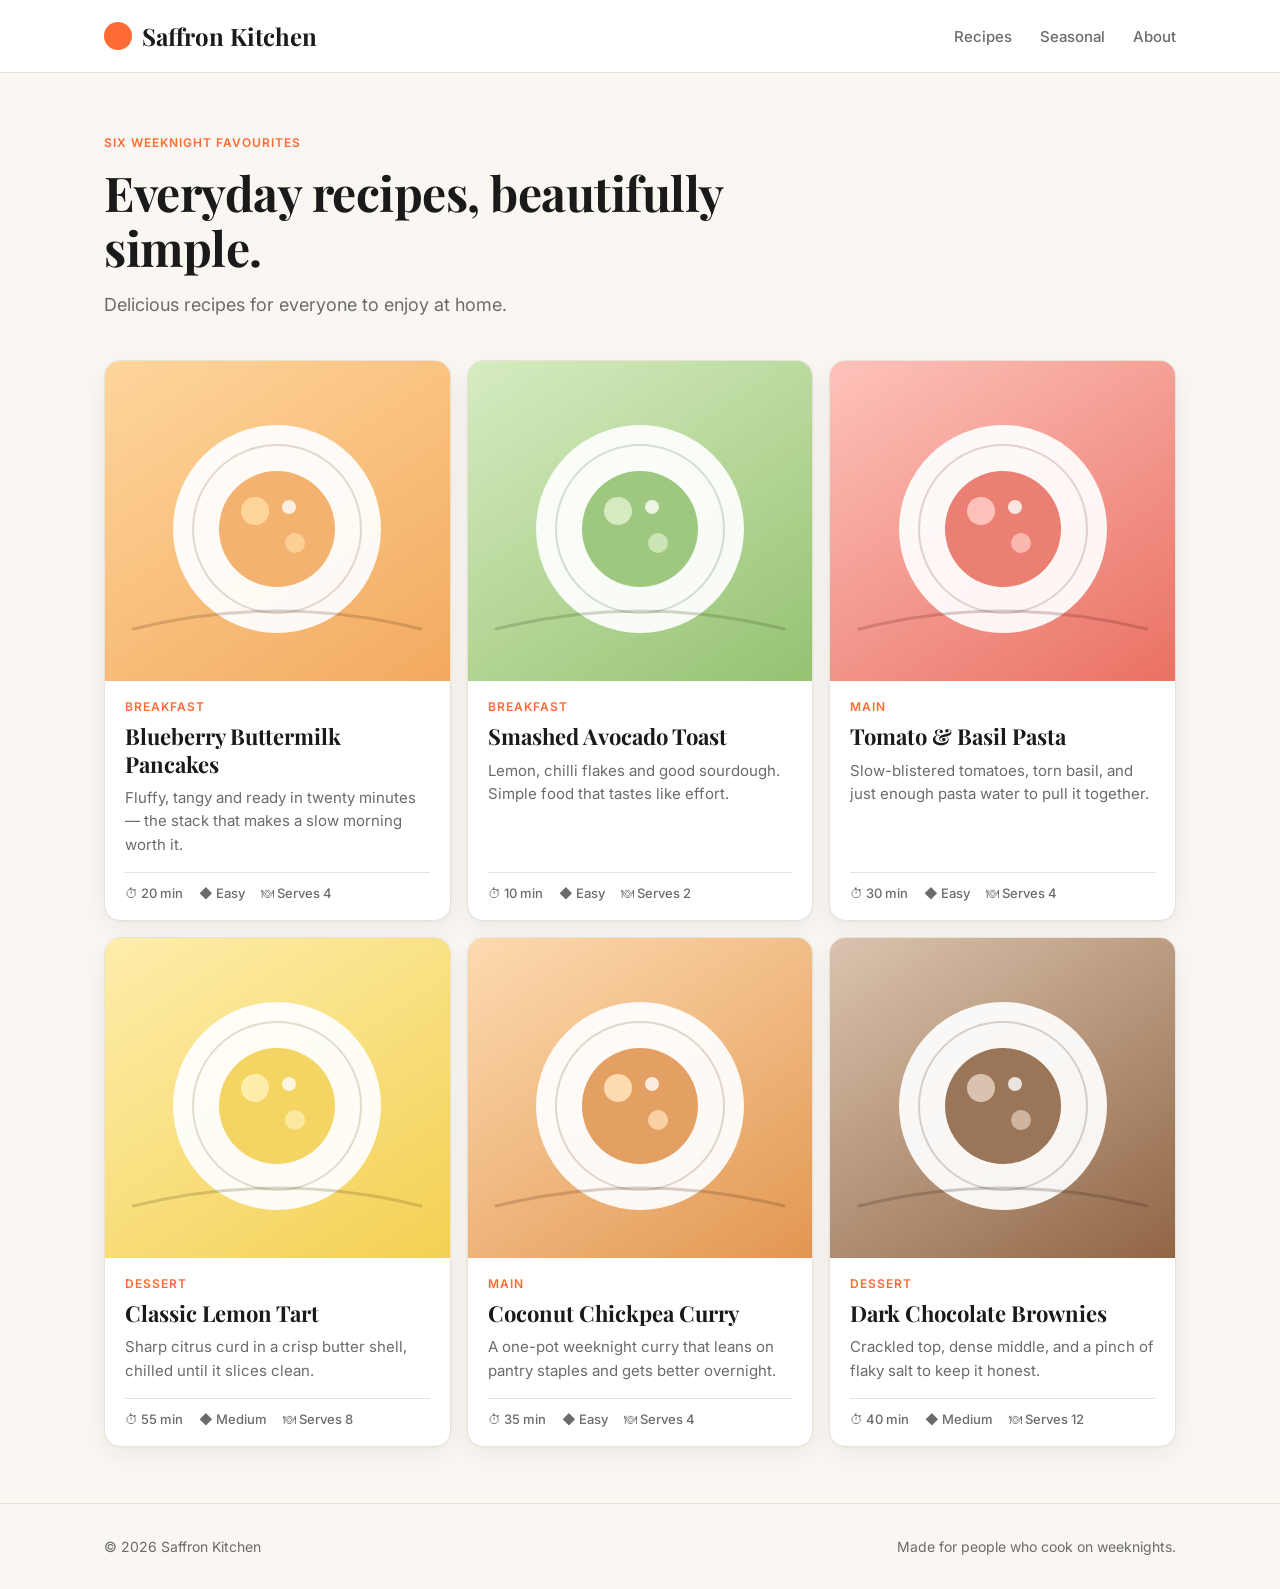
<file: index.html>
<!DOCTYPE html>
<html lang="en">
<head>
<meta charset="UTF-8" />
<meta name="viewport" content="width=device-width, initial-scale=1.0" />
<title>Saffron Kitchen — Recipe Gallery</title>
<meta name="description" content="Six tested weeknight recipes from the Saffron Kitchen." />
<link rel="preconnect" href="https://fonts.googleapis.com" />
<link rel="preconnect" href="https://fonts.gstatic.com" crossorigin />
<link href="https://fonts.googleapis.com/css2?family=Inter:wght@400;500;600&family=Playfair+Display:wght@700&display=swap" rel="stylesheet" />
<link rel="stylesheet" href="styles.css" />
</head>
<body>

<header class="site-header">
  <div class="wrap">
    <div class="logo">
      <span class="logo-mark"></span>
      <span class="logo-text">Saffron Kitchen</span>
    </div>
    <nav class="site-nav">
      <a href="#">Recipes</a>
      <a href="#">Seasonal</a>
      <a href="#">About</a>
    </nav>
  </div>
</header>

<main>
  <section class="hero">
    <div class="wrap">
      <p class="eyebrow">Six Weeknight Favourites</p>
      <h1>Everyday recipes, beautifully simple.</h1>
      <p class="hero-sub">Delicious recipes for everyone to enjoy at home.</p>
    </div>
  </section>

  <div class="wrap">
    <div class="grid" id="recipe-grid"></div>
  </div>
</main>

<footer class="site-footer">
  <div class="wrap">
    <span>© 2026 Saffron Kitchen</span>
    <span>Made for people who cook on weeknights.</span>
  </div>
</footer>

<script src="app.js"></script>
</body>
</html>
</file>
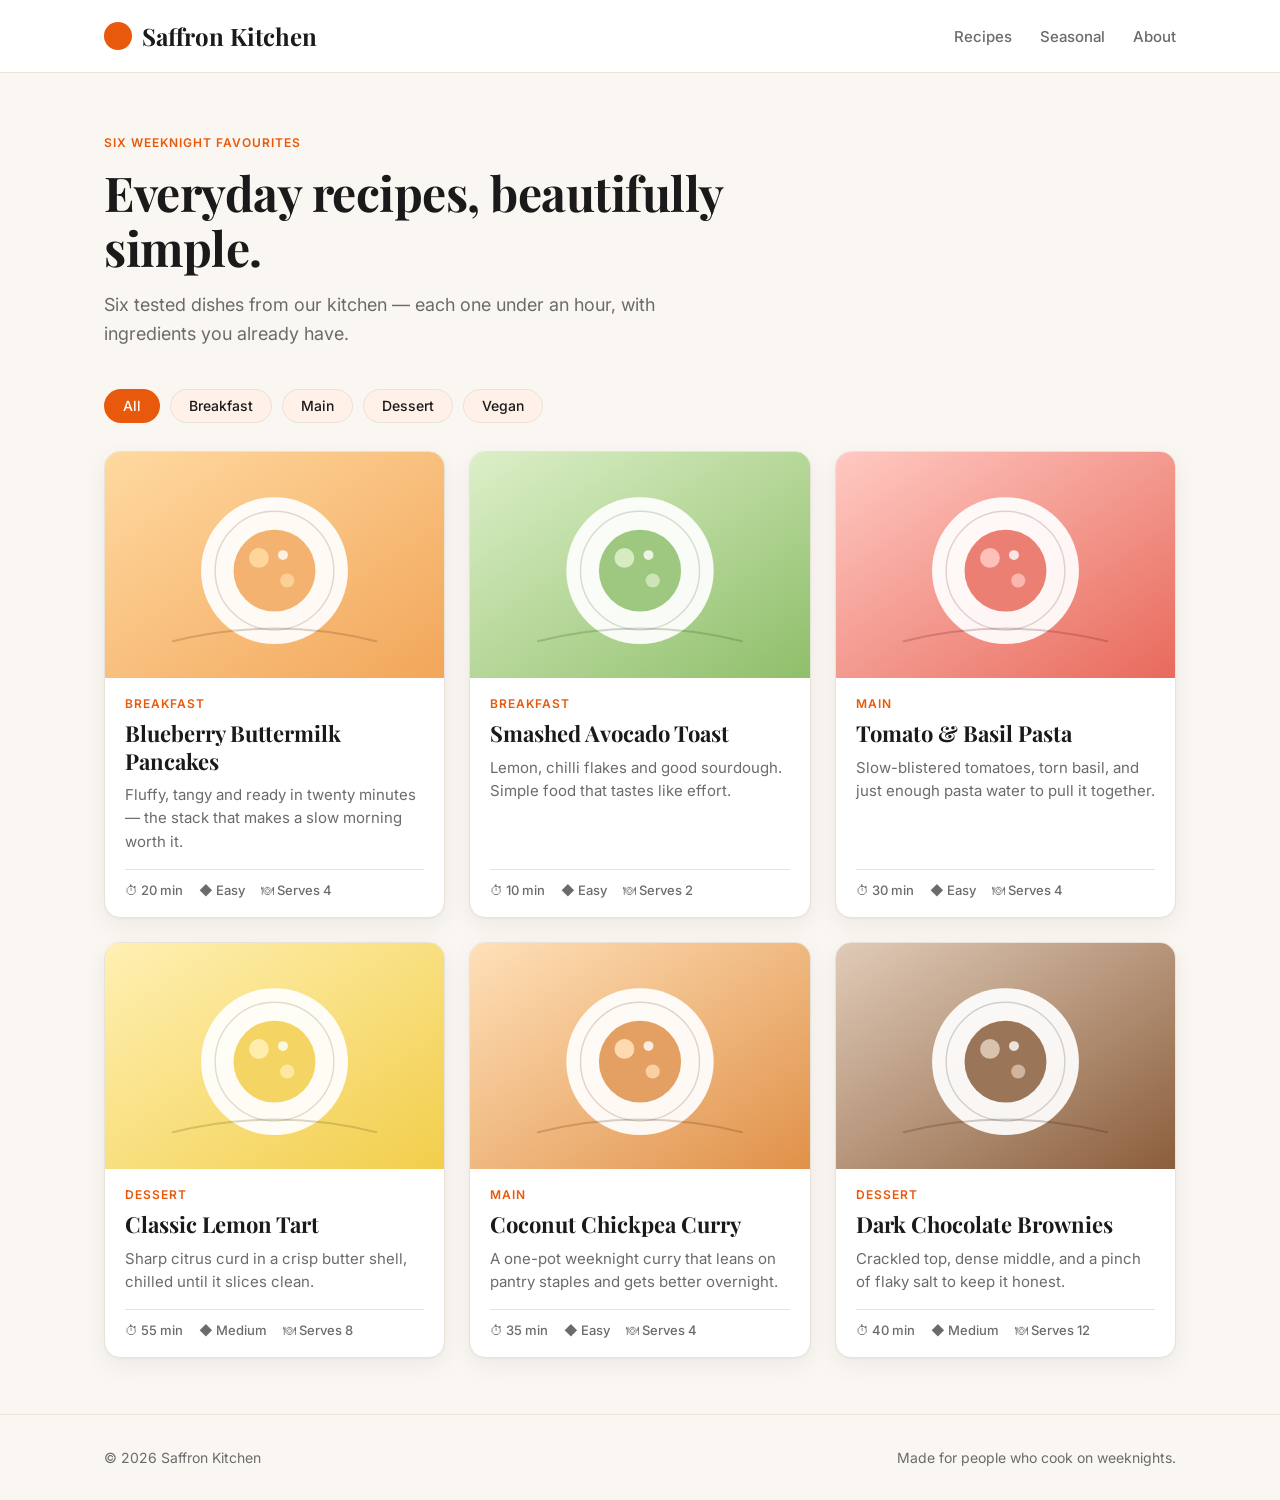
<file: design/reference.html>
<!DOCTYPE html>
<html lang="en">
<head>
<meta charset="UTF-8" />
<meta name="viewport" content="width=device-width, initial-scale=1.0" />
<meta name="robots" content="noindex" />
<title>Saffron Kitchen — Design Reference (source of truth)</title>
<link rel="preconnect" href="https://fonts.googleapis.com" />
<link rel="preconnect" href="https://fonts.gstatic.com" crossorigin />
<link href="https://fonts.googleapis.com/css2?family=Inter:wght@400;500;600&family=Playfair+Display:wght@700&display=swap" rel="stylesheet" />
<style>
  /* ============================================================
     DESIGN REFERENCE — matches design/DESIGN_SPEC.md exactly.
     This file is the intended design. Do not "fix" it to match
     the implementation; the implementation is the thing that drifts.
     ============================================================ */
  :root {
    --accent: #E8590C;
    --accent-soft: #FFF1E8;
    --ink: #1A1A1A;
    --ink-muted: #6B6B6B;
    --surface: #FFFFFF;
    --page: #FAF7F2;
    --border: #E8E2D9;
    --card-gap: 24px;
    --card-padding: 20px;
    --radius-card: 16px;
    --radius-pill: 999px;
    --shadow-card: 0 1px 2px rgba(26,26,26,0.04), 0 8px 24px rgba(26,26,26,0.06);
    --max-width: 1120px;
    --gutter: 24px;
  }
  * { box-sizing: border-box; }
  body {
    margin: 0;
    background: var(--page);
    color: var(--ink);
    font-family: 'Inter', system-ui, -apple-system, sans-serif;
    -webkit-font-smoothing: antialiased;
  }
  .wrap { max-width: var(--max-width); margin: 0 auto; padding: 0 var(--gutter); }

  /* Header */
  .site-header { background: var(--surface); border-bottom: 1px solid var(--border); }
  .site-header .wrap { height: 72px; display: flex; align-items: center; justify-content: space-between; }
  .logo { display: flex; align-items: center; gap: 10px; }
  .logo-mark { width: 28px; height: 28px; border-radius: 50%; background: var(--accent); flex: none; }
  .logo-text { font-family: 'Playfair Display', Georgia, serif; font-size: 24px; font-weight: 700; line-height: 1.2; color: var(--ink); }
  .site-nav { display: flex; gap: 28px; }
  .site-nav a { font-size: 15px; font-weight: 500; line-height: 1.4; color: var(--ink-muted); text-decoration: none; }
  .site-nav a:hover { color: var(--accent); }

  /* Hero */
  .hero { padding: 64px 0 40px; }
  .eyebrow { font-size: 12px; font-weight: 600; line-height: 1; letter-spacing: 1px; text-transform: uppercase; color: var(--accent); margin: 0; }
  .hero h1 {
    font-family: 'Playfair Display', Georgia, serif;
    font-size: 48px; font-weight: 700; line-height: 1.15; letter-spacing: -0.5px;
    color: var(--ink); max-width: 680px; margin: 16px 0 0;
  }
  .hero-sub { font-size: 18px; font-weight: 400; line-height: 1.6; color: var(--ink-muted); max-width: 560px; margin: 16px 0 0; }

  /* Filter chips */
  .filters { display: flex; flex-wrap: wrap; gap: 10px; padding-bottom: 28px; }
  .chip {
    font-family: inherit; font-size: 14px; font-weight: 500; line-height: 1;
    padding: 9px 18px; border-radius: var(--radius-pill);
    border: 1px solid var(--border); background: var(--accent-soft); color: var(--ink);
    cursor: pointer; transition: all 150ms ease;
  }
  .chip:hover { border-color: var(--accent); }
  .chip.is-active { background: var(--accent); color: #FFFFFF; border-color: transparent; }

  /* Grid */
  .grid { display: grid; grid-template-columns: repeat(3, 1fr); gap: var(--card-gap); padding-bottom: 56px; }
  @media (max-width: 959px) { .grid { grid-template-columns: repeat(2, 1fr); } }
  @media (max-width: 639px) { .grid { grid-template-columns: 1fr; } .hero h1 { font-size: 36px; } }

  /* Card */
  .card {
    background: var(--surface); border: 1px solid var(--border);
    border-radius: var(--radius-card); box-shadow: var(--shadow-card);
    overflow: hidden; display: flex; flex-direction: column;
    transition: transform 150ms ease, box-shadow 150ms ease;
  }
  .card:hover { transform: translateY(-2px); box-shadow: 0 2px 4px rgba(26,26,26,0.06), 0 14px 32px rgba(26,26,26,0.10); }
  .card img { width: 100%; aspect-ratio: 3 / 2; object-fit: cover; display: block; }
  .card-body { padding: var(--card-padding); display: flex; flex-direction: column; flex: 1; }
  .card-title { font-family: 'Playfair Display', Georgia, serif; font-size: 22px; font-weight: 700; line-height: 1.25; color: var(--ink); margin: 10px 0 0; }
  .card-desc { font-size: 15px; font-weight: 400; line-height: 1.55; color: var(--ink-muted); margin: 8px 0 0; flex: 1; }
  .card-meta {
    display: flex; gap: 16px; margin-top: 16px; padding-top: 14px;
    border-top: 1px solid var(--border);
    font-size: 13px; font-weight: 500; line-height: 1; color: var(--ink-muted);
  }
  .card-meta span { white-space: nowrap; }

  /* Footer */
  .site-footer { border-top: 1px solid var(--border); }
  .site-footer .wrap { padding: 32px var(--gutter); display: flex; justify-content: space-between; gap: 16px; flex-wrap: wrap; font-size: 14px; font-weight: 400; line-height: 1.5; color: var(--ink-muted); }
</style>
</head>
<body>

<header class="site-header">
  <div class="wrap">
    <div class="logo"><span class="logo-mark"></span><span class="logo-text">Saffron Kitchen</span></div>
    <nav class="site-nav"><a href="#">Recipes</a><a href="#">Seasonal</a><a href="#">About</a></nav>
  </div>
</header>

<main>
  <section class="hero">
    <div class="wrap">
      <p class="eyebrow">Six Weeknight Favourites</p>
      <h1>Everyday recipes, beautifully simple.</h1>
      <p class="hero-sub">Six tested dishes from our kitchen — each one under an hour, with ingredients you already have.</p>
    </div>
  </section>

  <div class="wrap">
    <div class="filters">
      <button class="chip is-active">All</button>
      <button class="chip">Breakfast</button>
      <button class="chip">Main</button>
      <button class="chip">Dessert</button>
      <button class="chip">Vegan</button>
    </div>
  </div>

  <div class="wrap">
    <div class="grid">

      <article class="card">
        <img src="../assets/blueberry-pancakes.svg" alt="Blueberry Buttermilk Pancakes" />
        <div class="card-body">
          <p class="eyebrow">Breakfast</p>
          <h2 class="card-title">Blueberry Buttermilk Pancakes</h2>
          <p class="card-desc">Fluffy, tangy and ready in twenty minutes — the stack that makes a slow morning worth it.</p>
          <div class="card-meta"><span>⏱ 20 min</span><span>◆ Easy</span><span>🍽 Serves 4</span></div>
        </div>
      </article>

      <article class="card">
        <img src="../assets/avocado-toast.svg" alt="Smashed Avocado Toast" />
        <div class="card-body">
          <p class="eyebrow">Breakfast</p>
          <h2 class="card-title">Smashed Avocado Toast</h2>
          <p class="card-desc">Lemon, chilli flakes and good sourdough. Simple food that tastes like effort.</p>
          <div class="card-meta"><span>⏱ 10 min</span><span>◆ Easy</span><span>🍽 Serves 2</span></div>
        </div>
      </article>

      <article class="card">
        <img src="../assets/tomato-basil-pasta.svg" alt="Tomato &amp; Basil Pasta" />
        <div class="card-body">
          <p class="eyebrow">Main</p>
          <h2 class="card-title">Tomato &amp; Basil Pasta</h2>
          <p class="card-desc">Slow-blistered tomatoes, torn basil, and just enough pasta water to pull it together.</p>
          <div class="card-meta"><span>⏱ 30 min</span><span>◆ Easy</span><span>🍽 Serves 4</span></div>
        </div>
      </article>

      <article class="card">
        <img src="../assets/lemon-tart.svg" alt="Classic Lemon Tart" />
        <div class="card-body">
          <p class="eyebrow">Dessert</p>
          <h2 class="card-title">Classic Lemon Tart</h2>
          <p class="card-desc">Sharp citrus curd in a crisp butter shell, chilled until it slices clean.</p>
          <div class="card-meta"><span>⏱ 55 min</span><span>◆ Medium</span><span>🍽 Serves 8</span></div>
        </div>
      </article>

      <article class="card">
        <img src="../assets/chickpea-curry.svg" alt="Coconut Chickpea Curry" />
        <div class="card-body">
          <p class="eyebrow">Main</p>
          <h2 class="card-title">Coconut Chickpea Curry</h2>
          <p class="card-desc">A one-pot weeknight curry that leans on pantry staples and gets better overnight.</p>
          <div class="card-meta"><span>⏱ 35 min</span><span>◆ Easy</span><span>🍽 Serves 4</span></div>
        </div>
      </article>

      <article class="card">
        <img src="../assets/dark-choc-brownies.svg" alt="Dark Chocolate Brownies" />
        <div class="card-body">
          <p class="eyebrow">Dessert</p>
          <h2 class="card-title">Dark Chocolate Brownies</h2>
          <p class="card-desc">Crackled top, dense middle, and a pinch of flaky salt to keep it honest.</p>
          <div class="card-meta"><span>⏱ 40 min</span><span>◆ Medium</span><span>🍽 Serves 12</span></div>
        </div>
      </article>

    </div>
  </div>
</main>

<footer class="site-footer">
  <div class="wrap">
    <span>© 2026 Saffron Kitchen</span>
    <span>Made for people who cook on weeknights.</span>
  </div>
</footer>

</body>
</html>
</file>
<file: styles.css>
/* Saffron Kitchen — implementation styles. See design/DESIGN_SPEC.md for the intended values. */

:root {
  --accent: #FF6B35;
  --accent-soft: #FFF1E8;
  --ink: #1A1A1A;
  --ink-muted: #6B6B6B;
  --surface: #FFFFFF;
  --page: #FAF7F2;
  --border: #E8E2D9;

  --card-gap: 16px;
  --card-padding: 20px;
  --radius-card: 16px;
  --radius-pill: 999px;
  --shadow-card: 0 1px 2px rgba(26, 26, 26, 0.04), 0 8px 24px rgba(26, 26, 26, 0.06);
  --max-width: 1120px;
  --gutter: 24px;
}

* { box-sizing: border-box; }

body {
  margin: 0;
  background: var(--page);
  color: var(--ink);
  font-family: 'Inter', system-ui, -apple-system, sans-serif;
  -webkit-font-smoothing: antialiased;
}

.wrap {
  max-width: var(--max-width);
  margin: 0 auto;
  padding: 0 var(--gutter);
}

/* ---------- Header ---------- */

.site-header {
  background: var(--surface);
  border-bottom: 1px solid var(--border);
}

.site-header .wrap {
  height: 72px;
  display: flex;
  align-items: center;
  justify-content: space-between;
}

.logo { display: flex; align-items: center; gap: 10px; }

.logo-mark {
  width: 28px;
  height: 28px;
  border-radius: 50%;
  background: var(--accent);
  flex: none;
}

.logo-text {
  font-family: 'Playfair Display', Georgia, serif;
  font-size: 24px;
  font-weight: 700;
  line-height: 1.2;
  color: var(--ink);
}

.site-nav { display: flex; gap: 28px; }

.site-nav a {
  font-size: 15px;
  font-weight: 500;
  line-height: 1.4;
  color: var(--ink-muted);
  text-decoration: none;
  transition: color 150ms ease;
}

.site-nav a:hover { color: var(--accent); }

/* ---------- Hero ---------- */

.hero { padding: 64px 0 40px; }

.eyebrow {
  margin: 0;
  font-size: 12px;
  font-weight: 600;
  line-height: 1;
  letter-spacing: 1px;
  text-transform: uppercase;
  color: var(--accent);
}

.hero h1 {
  margin: 16px 0 0;
  font-family: 'Playfair Display', Georgia, serif;
  font-size: 48px;
  font-weight: 700;
  line-height: 1.15;
  letter-spacing: -0.5px;
  color: var(--ink);
  max-width: 680px;
}

.hero-sub {
  margin: 16px 0 0;
  font-size: 18px;
  font-weight: 400;
  line-height: 1.6;
  color: var(--ink-muted);
  max-width: 560px;
}

/* ---------- Filter chips ---------- */

.chip {
  font-family: inherit;
  font-size: 14px;
  font-weight: 500;
  line-height: 1;
  padding: 9px 18px;
  border-radius: var(--radius-pill);
  border: 1px solid var(--border);
  background: var(--accent-soft);
  color: var(--ink);
  cursor: pointer;
  transition: all 150ms ease;
}

.chip:hover { border-color: var(--accent); }

.chip.is-active {
  background: var(--accent);
  color: #FFFFFF;
  border-color: transparent;
}

/* ---------- Recipe grid ---------- */

.grid {
  display: grid;
  grid-template-columns: repeat(3, 1fr);
  gap: var(--card-gap);
  padding-bottom: 56px;
}

@media (max-width: 959px) {
  .grid { grid-template-columns: repeat(2, 1fr); }
}

@media (max-width: 639px) {
  .grid { grid-template-columns: 1fr; }
  .hero h1 { font-size: 36px; }
}

/* ---------- Recipe card ---------- */

.card {
  background: var(--surface);
  border: 1px solid var(--border);
  border-radius: var(--radius-card);
  box-shadow: var(--shadow-card);
  overflow: hidden;
  display: flex;
  flex-direction: column;
  transition: transform 150ms ease, box-shadow 150ms ease;
}

.card:hover {
  transform: translateY(-2px);
  box-shadow: 0 2px 4px rgba(26, 26, 26, 0.06), 0 14px 32px rgba(26, 26, 26, 0.10);
}

.card img {
  width: 100%;
  aspect-ratio: 3 / 2;
  object-fit: cover;
  display: block;
}

.card-body {
  padding: var(--card-padding);
  display: flex;
  flex-direction: column;
  flex: 1;
}

.card-title {
  margin: 10px 0 0;
  font-family: 'Playfair Display', Georgia, serif;
  font-size: 22px;
  font-weight: 700;
  line-height: 1.25;
  color: var(--ink);
}

.card-desc {
  margin: 8px 0 0;
  font-size: 15px;
  font-weight: 400;
  line-height: 1.55;
  color: var(--ink-muted);
  flex: 1;
}

.card-meta {
  display: flex;
  gap: 16px;
  margin-top: 16px;
  padding-top: 14px;
  border-top: 1px solid var(--border);
  font-size: 13px;
  font-weight: 500;
  line-height: 1;
  color: var(--ink-muted);
}

.card-meta span { white-space: nowrap; }

/* ---------- Footer ---------- */

.site-footer { border-top: 1px solid var(--border); }

.site-footer .wrap {
  padding: 32px var(--gutter);
  display: flex;
  justify-content: space-between;
  gap: 16px;
  flex-wrap: wrap;
  font-size: 14px;
  font-weight: 400;
  line-height: 1.5;
  color: var(--ink-muted);
}
</file>
